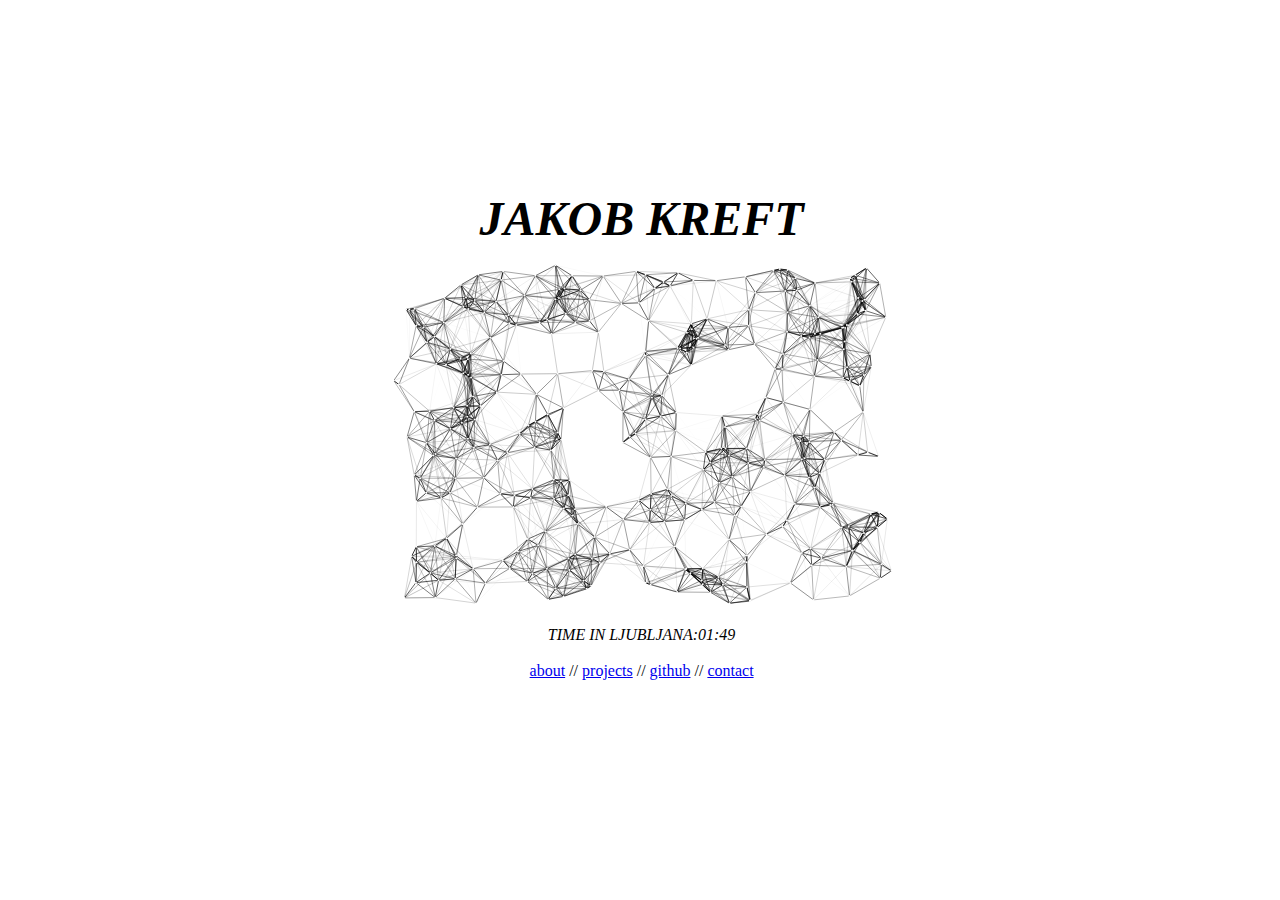
<file: index.html>
<!DOCTYPE html>
<html>
<head><meta http-equiv="Content-Type" content="text/html; charset=windows-1252">
<title>JAKOB KREFT</title>
<link rel="shortcut icon" href="/favicon.ico" type="image/x-icon">
<link rel="icon" href="/favicon.ico" type="image/x-icon">
<style>
body {top: 0; left: 0; width: 99%; height: 97%;
    position: absolute; display: table;
    font-family: 'Times New Roman', Times, serif;
    }
  p {display: table-cell; vertical-align: middle; text-align: center}

}
</style>
</head>





<p>
<font size="7"><i><b>JAKOB KREFT</b></i></font> <br>
<br>
<canvas id="canvas" width="500" height="340"></canvas>
  <script src="app2.js"></script><br>
<br>
<i>TIME IN LJUBLJANA:<span id="ljubljana-time"></span></i>

<script>
    // Set the time zone to Ljubljana
    const timeZone = 'Europe/Ljubljana';

    // Function to update the time
    function updateTime() {
      // Get the current date and time in the user's local time zone
      const now = new Date();

      // Use the Intl.DateTimeFormat object to format the date and time in the Ljubljana time zone
      const formatter = new Intl.DateTimeFormat('en-US', {
        timeZone,
        hour: 'numeric',
        minute: 'numeric',
        hour12: false,
      });

      // Set the text content of the <span> element to the formatted time
      document.getElementById('ljubljana-time').textContent = formatter.format(now);
    }

    // Update the time immediately when the page loads
    updateTime();

    // Set an interval to update the time every minute
    setInterval(updateTime, 60000);
  </script>


<br><br>

<a href="about.html">about</a> //
<a href="projects.html">projects</a> //
<a href="https://github.com/jakobkreft">github</a> //
<a href="contact.html">contact</a> 

<br>
<br>
</body>
</html>
</file>
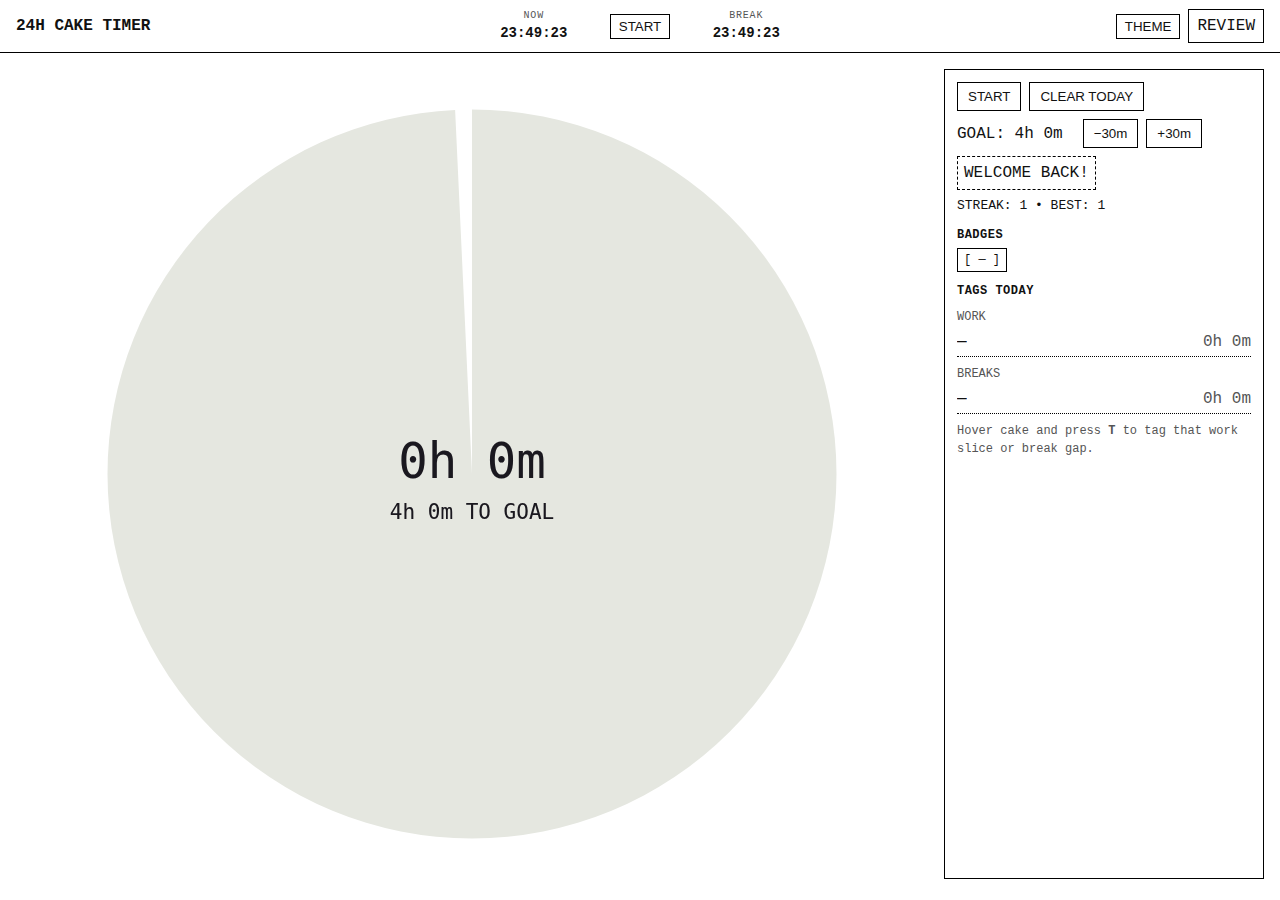
<file: Projects/CakeTimer/index.html>
<!doctype html>
<html lang="en">
<head>
  <meta charset="utf-8" />
  <meta name="viewport" content="width=device-width, initial-scale=1" />
  <title>Online Timer — Minimal</title>
  <link rel="stylesheet" href="css/styles.css" />
</head>
<body>
  <header class="topbar">
    <div class="left">
      <h1>24H CAKE TIMER</h1>
    </div>

    <div class="quickbar" aria-label="Quick controls">
      <div class="kv">
        <div class="k">NOW</div>
        <div id="nowClock" class="v mono">00:00:00</div>
      </div>

      <button id="topToggleBtn" aria-label="Start/Stop timer">START</button>
      <span id="runFlag" class="pill" hidden>WORK TIME!</span>

      <div class="kv">
        <div id="modeLabel" class="k">BREAK</div>
        <div id="modeTimer" class="v mono">00:00:00</div>
      </div>
    </div>

    <nav class="topbar-right">
      <button id="themeBtn" aria-label="Toggle theme">THEME</button>
      <a class="link" href="review.html" aria-label="Open weekly review">REVIEW</a>
    </nav>
  </header>

  <main class="layout">
    <section class="dial-section">
      <canvas id="dial" width="700" height="700" aria-label="24 hour cake dial"></canvas>
    </section>

    <section class="controls" aria-label="Timer controls">
      <div class="control-row">
        <button id="toggleBtn" class="primary" aria-pressed="false">START</button>
        <button id="resetBtn" class="danger" title="Clear only today">CLEAR TODAY</button>
      </div>
      <div class="control-row">
        <span class="goal-label">GOAL: <span id="goalText" aria-live="polite">4h 0m</span></span>
        <button id="goalMinus" title="-30 minutes" aria-label="Decrease goal">−30m</button>
        <button id="goalPlus"  title="+30 minutes" aria-label="Increase goal">+30m</button>
      </div>
      <p id="status" class="status" aria-live="polite"></p>

      <div class="streak">
        <div id="welcome" class="welcome" hidden>WELCOME BACK!</div>
        <div id="streakLine" class="mono-line">STREAK: 0 • BEST: 0</div>
      </div>

      <div class="badges">
        <div class="heading">BADGES</div>
        <div id="badgesRow" class="badges-row"></div>
      </div>

      <div class="tags">
        <div class="heading">TAGS TODAY</div>
        <div class="tags-group">
          <div class="subheading">WORK</div>
          <ul id="tagsWork" class="tags-list"></ul>
        </div>
        <div class="tags-group">
          <div class="subheading">BREAKS</div>
          <ul id="tagsBreak" class="tags-list"></ul>
        </div>
        <p class="hint">Hover cake and press <b>T</b> to tag that work slice or break gap.</p>
      </div>
    </section>
  </main>

  <script src="js/app.js"></script>
</body>
</html>
</file>
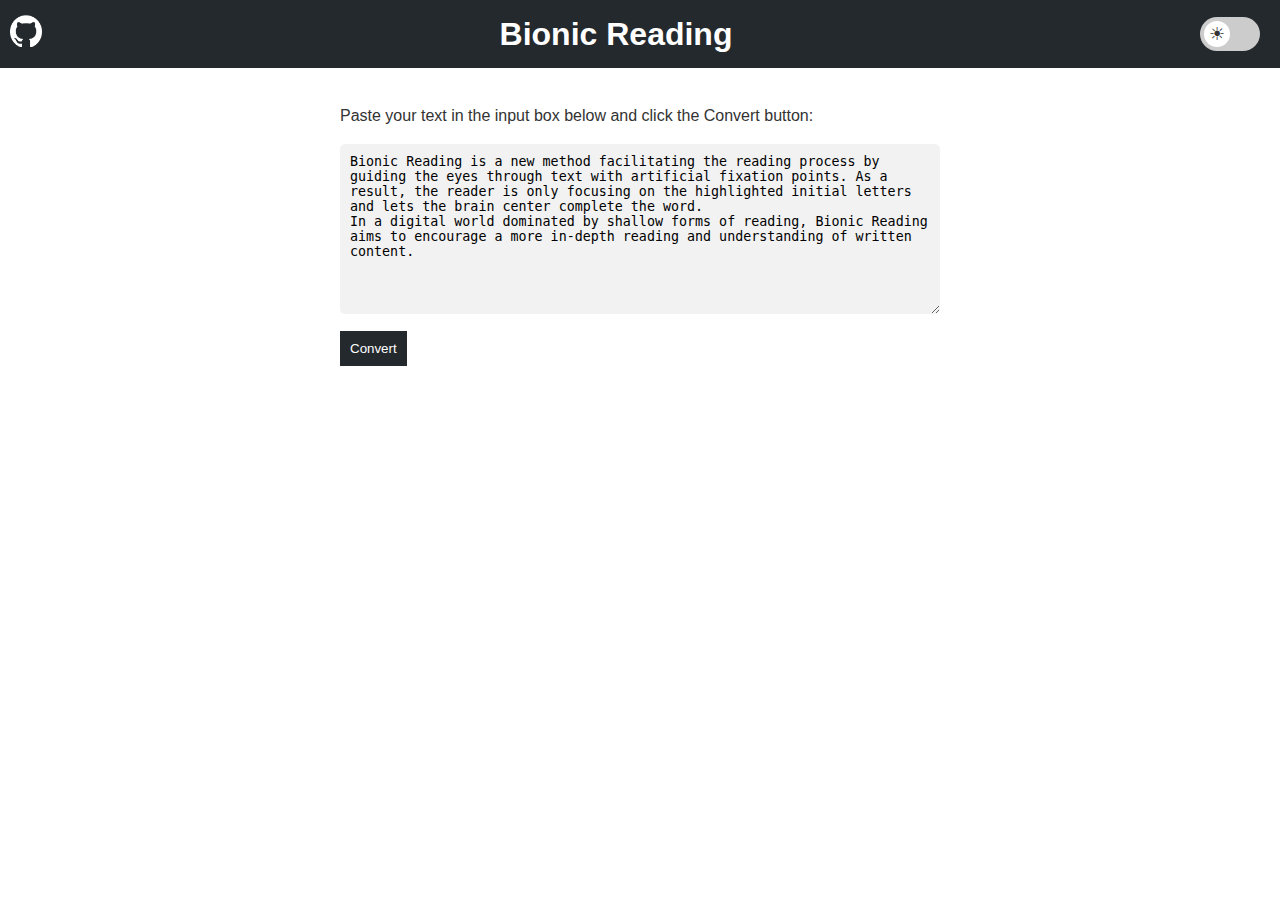
<file: Projects/fastReading/index.html>
<!DOCTYPE html>
<html>
  <head>
    <meta charset="UTF-8">
    <title>Bionic Reading</title>
    <link rel="stylesheet" type="text/css" href="style.css">
  </head>
  <body>
    <header>
      <div class="header-left">
        <a href="https://github.com/"><img src="github-mark-white.png" alt="GitHub Logo" class="github-logo"></a>
      </div>
      <div class="header-center">
        <h1>Bionic Reading</h1>
      </div>
      <div class="header-right">
        <label class="switch" for="theme-toggle">
          <input type="checkbox" id="theme-toggle">
          <span class="slider"></span>
        </label>
      </div>
    </header>

    <main>
      <p>Paste your text in the input box below and click the Convert button:</p>
      <textarea id="input-text" rows="10" cols="50">Bionic Reading is a new method facilitating the reading process by guiding the eyes through text with artificial fixation points. As a result, the reader is only focusing on the highlighted initial letters and lets the brain center complete the word.
In a digital world dominated by shallow forms of reading, Bionic Reading aims to encourage a more in-depth reading and understanding of written content.</textarea>
      <br>
      <button id="convert-btn">Convert</button>
      <br>
      <p id = "converted-text" style="display: none;">Converted text:</p>
      <div id="output-text" style="display: none;"></div>
      <br>
      <p id ="download-text" style="display: none;" > Download for use in HTML or markdown: </p>
      <button id="download-btn" style="display: none;">Download</button>

    </main>
    <script src="script.js"></script>
  </body>
</html>
</file>
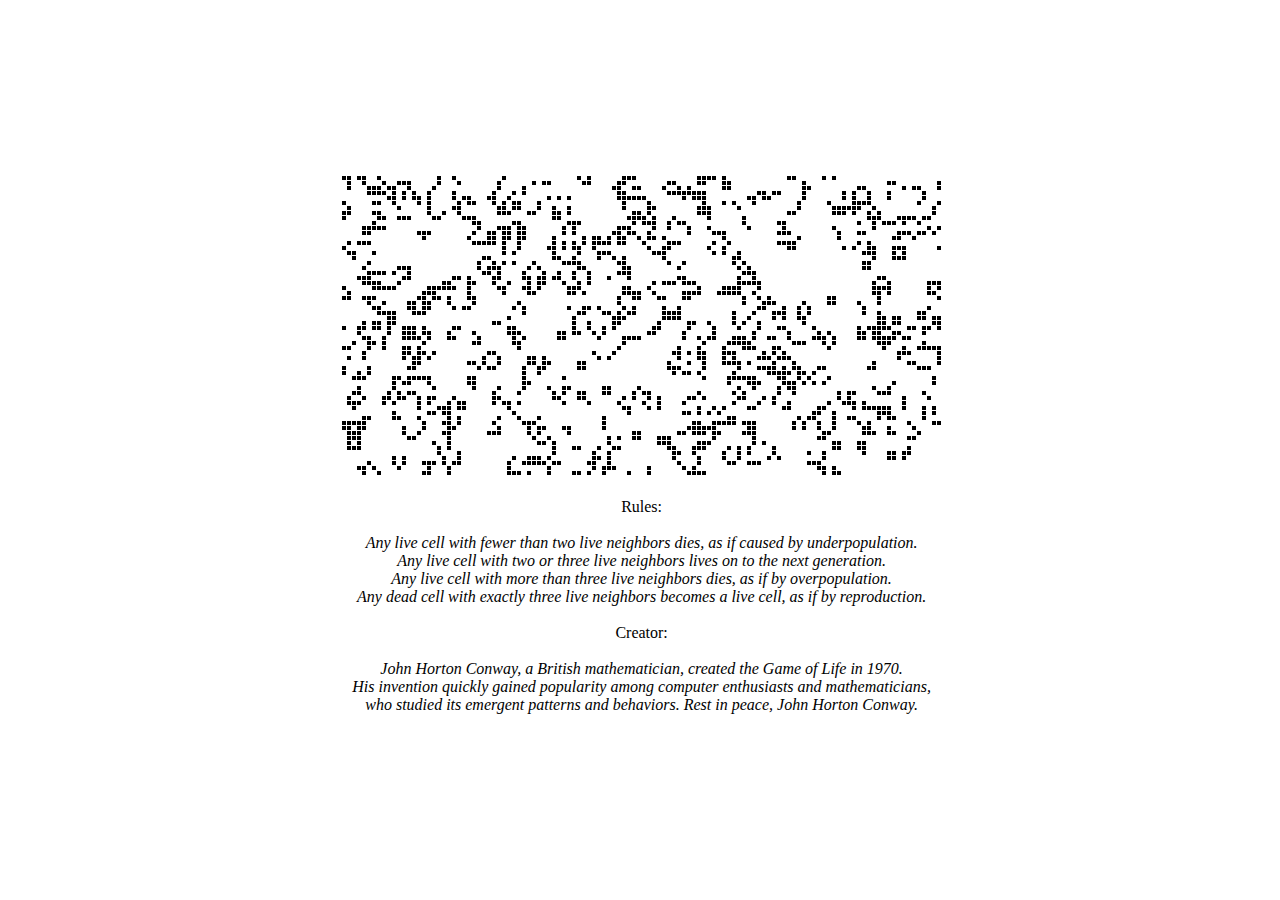
<file: Projects/GameOfLife/index.html>
<!DOCTYPE html>
<html lang="en">
<head>
  <meta charset="UTF-8">
  <meta name="viewport" content="width=device-width, initial-scale=1.0">
  <title>Game of Life</title>
<style>
body {top: 0; left: 0; width: 99%; height: 97%;
    position: absolute; display: table;

font-family: 'Times New Roman', Times, serif;
  }
  p {display: table-cell; vertical-align: middle; text-align: center}

}
</style>
</head>
<body>
  <p>
  <canvas id="canvas" width="600" height="300"></canvas>
  <script src="app.js"></script>

  <br><br>
 
      Rules: <br><br>
      <i>
    Any live cell with fewer than two live neighbors dies, as if caused by underpopulation.<br>
    Any live cell with two or three live neighbors lives on to the next generation.<br>
    Any live cell with more than three live neighbors dies, as if by overpopulation.<br>
    Any dead cell with exactly three live neighbors becomes a live cell, as if by reproduction.<br>
  </i>
<br>
    Creator: <br><br>
    <i>
    John Horton Conway, a British mathematician, created the Game of Life in 1970.<br>
    His invention quickly gained popularity among computer enthusiasts and mathematicians,<br>
    who studied its emergent patterns and behaviors. Rest in peace, John Horton Conway. 
  </i>
     </p>
</body>
</html>
</file>
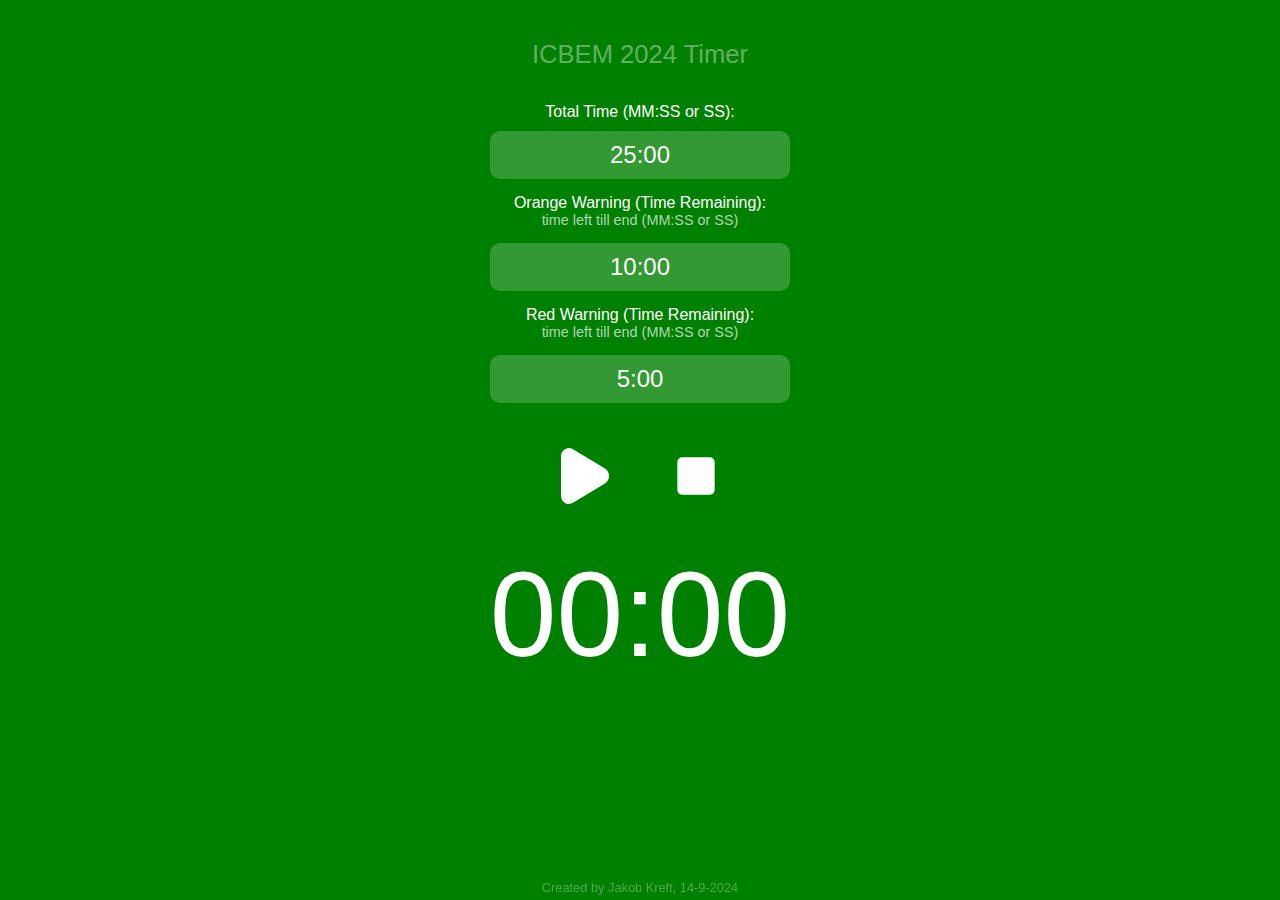
<file: Projects/ICBEM/index.html>
<!DOCTYPE html>
<html lang="en">
<head>
    <meta charset="UTF-8">
    <meta name="viewport" content="width=device-width, initial-scale=1.0">
    <title>🚦ICBEM 2024 Timer</title>
    <style>
        body {
            display: flex;
            flex-direction: column;
            justify-content: center;
            align-items: center;
            margin: 0;
            font-family: Arial, sans-serif;
            background-color: green;
            color: white;
            text-align: center;
        }
        .container {
            width: 100%;
            max-width: 600px;
            padding: 20px;
            box-sizing: border-box;
        }
        #title {
            font-size: 1.6em;
            margin-bottom: 24px;
            color: rgba(255, 255, 255, 0.4); /* White-ish translucent text */
            width: 80%;
            max-width: 300px;
        }
        #timer {
            font-size: 5em;
            margin-top: 10px;
            user-select: none;
            position: relative;
        }
        #overtime {
            font-size: 2em;
            margin-top: 10px; /* Space between main timer and overtime timer */
            opacity: 0;
            transition: opacity 0.5s ease;
        }
        .blinking {
            animation: blink 1s infinite;
        }
        @keyframes blink {
            0%, 50% {
                opacity: 1;
            }
            51%, 100% {
                opacity: 0;
            }
        }
        .controls {
            margin-top: 20px;
            display: flex;
            flex-direction: column;
            align-items: center;
        }
        .controls input {
            font-size: 1.2em;
            padding: 10px;
            margin: 5px;
            width: 80%;
            max-width: 300px;
            box-sizing: border-box;
            background-color: rgba(255, 255, 255, 0.2); /* Translucent input boxes */
            border: none;
            color: white;
            text-align: center;
            border-radius: 10px;
        }
        .controls input::placeholder {
            color: rgba(255, 255, 255, 0.7); /* Light placeholder color */
        }
        .controls label {
            margin: 10px 0 5px 0;
        }
        .button-group {
            display: flex;
            justify-content: center;
            gap: 15px; /* Space between the buttons */
            margin-top: 20px;
        }
        .controls button {
            background: none;
            border: none;
            cursor: pointer;
            margin: 10px;
            padding: 10px;
            font-size: 2.5em; /* Increase icon size */
            color: white;
        }
        .controls button img {
            width: 42px;
            height: 42px;
        }

        .controls .description {
            color: rgba(255, 255, 255, 0.7); /* Translucent white text */
            font-size: 0.9em;
            margin-top: -5px;
            margin-bottom: 10px;
        }

        @media (orientation: landscape) {
            #timer {
                font-size: 7.5em;
            }
            #overtime {
                font-size: 2.5em;
            }
            .controls input {
                font-size: 1.5em;
            }
            .controls button {
                font-size: 3em; /* Larger icons for landscape mode */
            }
            .controls button img {
                width: 56px;
                height: 56px;
            }
        }

        #footer {
            position: fixed;
            bottom: 5px;
            width: 100%;
            text-align: center;
            font-size: 0.8em;
            color: rgba(255, 255, 255, 0.3); /* Less visible translucent white */
        }
    </style>
</head>
<body>
    <div class="container">


        <div class="controls">
            <div id="title">ICBEM 2024 Timer</div>

            <label for="timeInput">Total Time (MM:SS or SS):</label>
            <input type="text" id="timeInput" value="25:00" placeholder="MM:SS or SS">

            <label for="yellowTime">Orange Warning (Time Remaining):</label>
            <small class="description">time left till end (MM:SS or SS)</small>
            <input type="text" id="yellowTime" value="10:00" placeholder="Orange start time">

            <label for="redTime">Red Warning (Time Remaining):</label>
            <small class="description">time left till end (MM:SS or SS)</small>
            <input type="text" id="redTime" value="5:00" placeholder="Red start time">

            <div class="button-group">
                <button id="startStopButton">
                    <img src="play.svg" alt="Play">
                </button>
                <button id="stopButton" class="hidden">
                    <img src="stop.svg" alt="Stop">
                </button>
            </div>
        </div>

        <div id="timer">00:00</div>
        <div id="overtime">+00:00</div>

    </div>

    <script>
        let timerInterval;
        let remainingTime;
        let totalTime;
        let isPaused = false;
        let yellowStartTime;
        let redStartTime;
        let overtime = 0;
        let overtimeInterval;
        let wakeLock = null;

        const startStopButton = document.getElementById('startStopButton');
        const stopButton = document.getElementById('stopButton');
        const timeInput = document.getElementById('timeInput');
        const yellowInput = document.getElementById('yellowTime');
        const redInput = document.getElementById('redTime');
        const overtimeDisplay = document.getElementById('overtime');

        async function requestWakeLock() {
            try {
                wakeLock = await navigator.wakeLock.request('screen');
                wakeLock.addEventListener('release', () => {
                    console.log('Wake Lock was released');
                });
                console.log('Wake Lock is active');
            } catch (err) {
                console.error(`${err.name}, ${err.message}`);
            }
        }

        function releaseWakeLock() {
            if (wakeLock !== null) {
                wakeLock.release();
                wakeLock = null;
            }
        }

        function parseTimeInput(timeStr) {
            const timeParts = timeStr.split(':');
            if (timeParts.length === 2) {
                const minutes = parseInt(timeParts[0]) || 0;
                const seconds = parseInt(timeParts[1]) || 0;
                return (minutes * 60) + seconds;
            } else {
                return parseInt(timeStr) || 0;
            }
        }

        startStopButton.addEventListener('click', async function() {
        if (startStopButton.querySelector('img').getAttribute('src') === 'play.svg') {
            if (!isPaused) {
                totalTime = parseTimeInput(timeInput.value);
                remainingTime = totalTime;

                yellowStartTime = parseTimeInput(yellowInput.value);
                redStartTime = parseTimeInput(redInput.value);

                if (redStartTime >= yellowStartTime || redStartTime > totalTime || yellowStartTime > totalTime) {
                    alert("Red start time must be less than yellow start time, and both must be within the total time.");
                    return;
                }
            }

            if (timerInterval) {
                clearInterval(timerInterval);
            }
            if (overtimeInterval) {
                clearInterval(overtimeInterval);
            }

            // Request wake lock
            await requestWakeLock();

            // Reset the timer and styles
            document.body.style.backgroundColor = 'green';
            document.body.style.color = 'white';
            document.getElementById('timer').classList.remove('blinking');
            overtimeDisplay.style.opacity = 0;
            isPaused = false;
            overtime = 0;
            overtimeDisplay.textContent = `+00:00`;

            timerInterval = setInterval(updateTimer, 1000);
            updateTimer(); // Immediately update the timer display

            startStopButton.innerHTML = `<img src="pause.svg" alt="Pause">`;
            stopButton.classList.remove('hidden');
        } else if (startStopButton.querySelector('img').getAttribute('src') === 'pause.svg') {
            clearInterval(timerInterval);
            clearInterval(overtimeInterval);
            isPaused = true;
            startStopButton.innerHTML = `<img src="play.svg" alt="Play">`;
            releaseWakeLock();  // Release wake lock when paused
        }
    });

    stopButton.addEventListener('click', function() {
        clearInterval(timerInterval);
        clearInterval(overtimeInterval);
        document.getElementById('timer').textContent = "00:00";
        overtimeDisplay.style.opacity = 0;
        document.body.style.backgroundColor = 'green';
        document.body.style.color = 'white';
        startStopButton.innerHTML = `<img src="play.svg" alt="Play">`;
        stopButton.classList.add('hidden');
        isPaused = false;
        releaseWakeLock();  // Release wake lock when stopped
    });

    function updateTimer() {
        let minutes = Math.floor(remainingTime / 60);
        let seconds = remainingTime % 60;

        // Format the time
        minutes = minutes < 10 ? '0' + minutes : minutes;
        seconds = seconds < 10 ? '0' + seconds : seconds;

        document.getElementById('timer').textContent = `${minutes}:${seconds}`;

        if (remainingTime <= redStartTime) {
            document.body.style.backgroundColor = 'red';
        } else if (remainingTime <= yellowStartTime) {
            document.body.style.backgroundColor = 'orange';
            document.body.style.color = 'white';
        }

        if (remainingTime <= 0) {
            clearInterval(timerInterval);
            document.getElementById('timer').classList.add('blinking');
            startStopButton.innerHTML = `<img src="play.svg" alt="Play">`;
            stopButton.classList.add('hidden');
            releaseWakeLock();  // Release wake lock when finished

            // Start the overtime counter
            overtimeDisplay.style.opacity = 1;

            if (overtimeInterval) {
                clearInterval(overtimeInterval);
            }
            overtime = 0; // Reset overtime counter
            overtimeInterval = setInterval(updateOvertime, 1000);
        }

        remainingTime--;
    }

    function updateOvertime() {
        overtime++;
        let minutes = Math.floor(overtime / 60);
        let seconds = overtime % 60;

        // Format the time
        minutes = minutes < 10 ? '0' + minutes : minutes;
        seconds = seconds < 10 ? '0' + seconds : seconds;

        overtimeDisplay.textContent = `+${minutes}:${seconds}`;
    }

        // Release wake lock when the page is unloaded or hidden
        document.addEventListener('visibilitychange', () => {
            if (document.hidden) {
                releaseWakeLock();
            }
        });

        window.addEventListener('beforeunload', () => {
            releaseWakeLock();
        });
    </script>

<footer id="footer">Created by Jakob Kreft, 14-9-2024</footer>

</body>
</html>
</file>
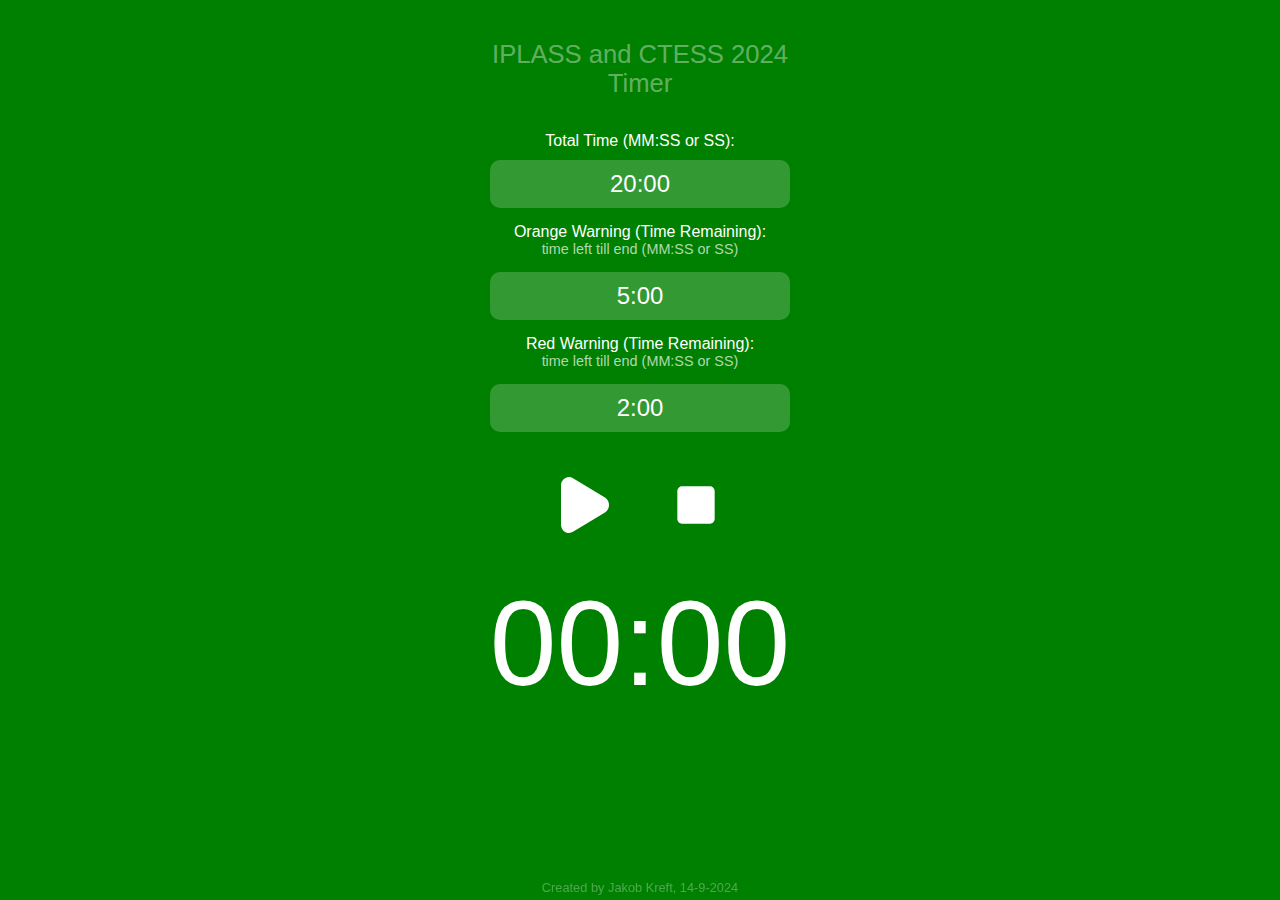
<file: Projects/IPLASSandCTESS/index.html>
<!DOCTYPE html>
<html lang="en">
<head>
    <meta charset="UTF-8">
    <meta name="viewport" content="width=device-width, initial-scale=1.0">
    <title>🚦IPLASS and CTESS 2024 Timer</title>
    <style>
        body {
            display: flex;
            flex-direction: column;
            justify-content: center;
            align-items: center;
            margin: 0;
            font-family: Arial, sans-serif;
            background-color: green;
            color: white;
            text-align: center;
        }
        .container {
            width: 100%;
            max-width: 600px;
            padding: 20px;
            box-sizing: border-box;
        }
        #title {
            font-size: 1.6em;
            margin-bottom: 24px;
            color: rgba(255, 255, 255, 0.4); /* White-ish translucent text */
            width: 80%;
            max-width: 300px;
        }
        #timer {
            font-size: 5em;
            margin-top: 10px;
            user-select: none;
            position: relative;
        }
        #overtime {
            font-size: 2em;
            margin-top: 10px; /* Space between main timer and overtime timer */
            opacity: 0;
            transition: opacity 0.5s ease;
        }
        .blinking {
            animation: blink 1s infinite;
        }
        @keyframes blink {
            0%, 50% {
                opacity: 1;
            }
            51%, 100% {
                opacity: 0;
            }
        }
        .controls {
            margin-top: 20px;
            display: flex;
            flex-direction: column;
            align-items: center;
        }
        .controls input {
            font-size: 1.2em;
            padding: 10px;
            margin: 5px;
            width: 80%;
            max-width: 300px;
            box-sizing: border-box;
            background-color: rgba(255, 255, 255, 0.2); /* Translucent input boxes */
            border: none;
            color: white;
            text-align: center;
            border-radius: 10px;
        }
        .controls input::placeholder {
            color: rgba(255, 255, 255, 0.7); /* Light placeholder color */
        }
        .controls label {
            margin: 10px 0 5px 0;
        }
        .button-group {
            display: flex;
            justify-content: center;
            gap: 15px; /* Space between the buttons */
            margin-top: 20px;
        }
        .controls button {
            background: none;
            border: none;
            cursor: pointer;
            margin: 10px;
            padding: 10px;
            font-size: 2.5em; /* Increase icon size */
            color: white;
        }
        .controls button img {
            width: 42px;
            height: 42px;
        }

        .controls .description {
            color: rgba(255, 255, 255, 0.7); /* Translucent white text */
            font-size: 0.9em;
            margin-top: -5px;
            margin-bottom: 10px;
        }

        @media (orientation: landscape) {
            #timer {
                font-size: 7.5em;
            }
            #overtime {
                font-size: 2.5em;
            }
            .controls input {
                font-size: 1.5em;
            }
            .controls button {
                font-size: 3em; /* Larger icons for landscape mode */
            }
            .controls button img {
                width: 56px;
                height: 56px;
            }
        }

        #footer {
            position: fixed;
            bottom: 5px;
            width: 100%;
            text-align: center;
            font-size: 0.8em;
            color: rgba(255, 255, 255, 0.3); /* Less visible translucent white */
        }
    </style>
</head>
<body>
    <div class="container">

        <div class="controls">
            <div id="title">IPLASS and CTESS 2024 Timer</div>

            <label for="timeInput">Total Time (MM:SS or SS):</label>
            <input type="text" id="timeInput" value="20:00" placeholder="MM:SS or SS">

            <label for="yellowTime">Orange Warning (Time Remaining):</label>
            <small class="description">time left till end (MM:SS or SS)</small>
            <input type="text" id="yellowTime" value="5:00" placeholder="Orange start time">

            <label for="redTime">Red Warning (Time Remaining):</label>
            <small class="description">time left till end (MM:SS or SS)</small>
            <input type="text" id="redTime" value="2:00" placeholder="Red start time">

            <div class="button-group">
                <button id="startStopButton">
                    <img src="play.svg" alt="Play">
                </button>
                <button id="stopButton" class="hidden">
                    <img src="stop.svg" alt="Stop">
                </button>
            </div>
        </div>

        <div id="timer">00:00</div>
        <div id="overtime">+00:00</div>
    </div>

    <script>
        let timerInterval;
        let remainingTime;
        let totalTime;
        let isPaused = false;
        let yellowStartTime;
        let redStartTime;
        let overtime = 0;
        let overtimeInterval;
        let wakeLock = null;

        const startStopButton = document.getElementById('startStopButton');
        const stopButton = document.getElementById('stopButton');
        const timeInput = document.getElementById('timeInput');
        const yellowInput = document.getElementById('yellowTime');
        const redInput = document.getElementById('redTime');
        const overtimeDisplay = document.getElementById('overtime');

        async function requestWakeLock() {
            try {
                wakeLock = await navigator.wakeLock.request('screen');
                wakeLock.addEventListener('release', () => {
                    console.log('Wake Lock was released');
                });
                console.log('Wake Lock is active');
            } catch (err) {
                console.error(`${err.name}, ${err.message}`);
            }
        }

        function releaseWakeLock() {
            if (wakeLock !== null) {
                wakeLock.release();
                wakeLock = null;
            }
        }

        function parseTimeInput(timeStr) {
            const timeParts = timeStr.split(':');
            if (timeParts.length === 2) {
                const minutes = parseInt(timeParts[0]) || 0;
                const seconds = parseInt(timeParts[1]) || 0;
                return (minutes * 60) + seconds;
            } else {
                return parseInt(timeStr) || 0;
            }
        }

        startStopButton.addEventListener('click', async function() {
        if (startStopButton.querySelector('img').getAttribute('src') === 'play.svg') {
            if (!isPaused) {
                totalTime = parseTimeInput(timeInput.value);
                remainingTime = totalTime;

                yellowStartTime = parseTimeInput(yellowInput.value);
                redStartTime = parseTimeInput(redInput.value);

                if (redStartTime >= yellowStartTime || redStartTime > totalTime || yellowStartTime > totalTime) {
                    alert("Red start time must be less than yellow start time, and both must be within the total time.");
                    return;
                }
            }

            if (timerInterval) {
                clearInterval(timerInterval);
            }
            if (overtimeInterval) {
                clearInterval(overtimeInterval);
            }

            // Request wake lock
            await requestWakeLock();

            // Reset the timer and styles
            document.body.style.backgroundColor = 'green';
            document.body.style.color = 'white';
            document.getElementById('timer').classList.remove('blinking');
            overtimeDisplay.style.opacity = 0;
            isPaused = false;
            overtime = 0;
            overtimeDisplay.textContent = `+00:00`;

            timerInterval = setInterval(updateTimer, 1000);
            updateTimer(); // Immediately update the timer display

            startStopButton.innerHTML = `<img src="pause.svg" alt="Pause">`;
            stopButton.classList.remove('hidden');
        } else if (startStopButton.querySelector('img').getAttribute('src') === 'pause.svg') {
            clearInterval(timerInterval);
            clearInterval(overtimeInterval);
            isPaused = true;
            startStopButton.innerHTML = `<img src="play.svg" alt="Play">`;
            releaseWakeLock();  // Release wake lock when paused
        }
    });

    stopButton.addEventListener('click', function() {
        clearInterval(timerInterval);
        clearInterval(overtimeInterval);
        document.getElementById('timer').textContent = "00:00";
        overtimeDisplay.style.opacity = 0;
        document.body.style.backgroundColor = 'green';
        document.body.style.color = 'white';
        startStopButton.innerHTML = `<img src="play.svg" alt="Play">`;
        stopButton.classList.add('hidden');
        isPaused = false;
        releaseWakeLock();  // Release wake lock when stopped
    });

    function updateTimer() {
        let minutes = Math.floor(remainingTime / 60);
        let seconds = remainingTime % 60;

        // Format the time
        minutes = minutes < 10 ? '0' + minutes : minutes;
        seconds = seconds < 10 ? '0' + seconds : seconds;

        document.getElementById('timer').textContent = `${minutes}:${seconds}`;

        if (remainingTime <= redStartTime) {
            document.body.style.backgroundColor = 'red';
        } else if (remainingTime <= yellowStartTime) {
            document.body.style.backgroundColor = 'orange';
            document.body.style.color = 'white';
        }

        if (remainingTime <= 0) {
            clearInterval(timerInterval);
            document.getElementById('timer').classList.add('blinking');
            startStopButton.innerHTML = `<img src="play.svg" alt="Play">`;
            stopButton.classList.add('hidden');
            releaseWakeLock();  // Release wake lock when finished

            // Start the overtime counter
            overtimeDisplay.style.opacity = 1;

            if (overtimeInterval) {
                clearInterval(overtimeInterval);
            }
            overtime = 0; // Reset overtime counter
            overtimeInterval = setInterval(updateOvertime, 1000);
        }

        remainingTime--;
    }

    function updateOvertime() {
        overtime++;
        let minutes = Math.floor(overtime / 60);
        let seconds = overtime % 60;

        // Format the time
        minutes = minutes < 10 ? '0' + minutes : minutes;
        seconds = seconds < 10 ? '0' + seconds : seconds;

        overtimeDisplay.textContent = `+${minutes}:${seconds}`;
    }

        // Release wake lock when the page is unloaded or hidden
        document.addEventListener('visibilitychange', () => {
            if (document.hidden) {
                releaseWakeLock();
            }
        });

        window.addEventListener('beforeunload', () => {
            releaseWakeLock();
        });
    </script>

<footer id="footer">Created by Jakob Kreft, 14-9-2024</footer>

</body>
</html>
</file>
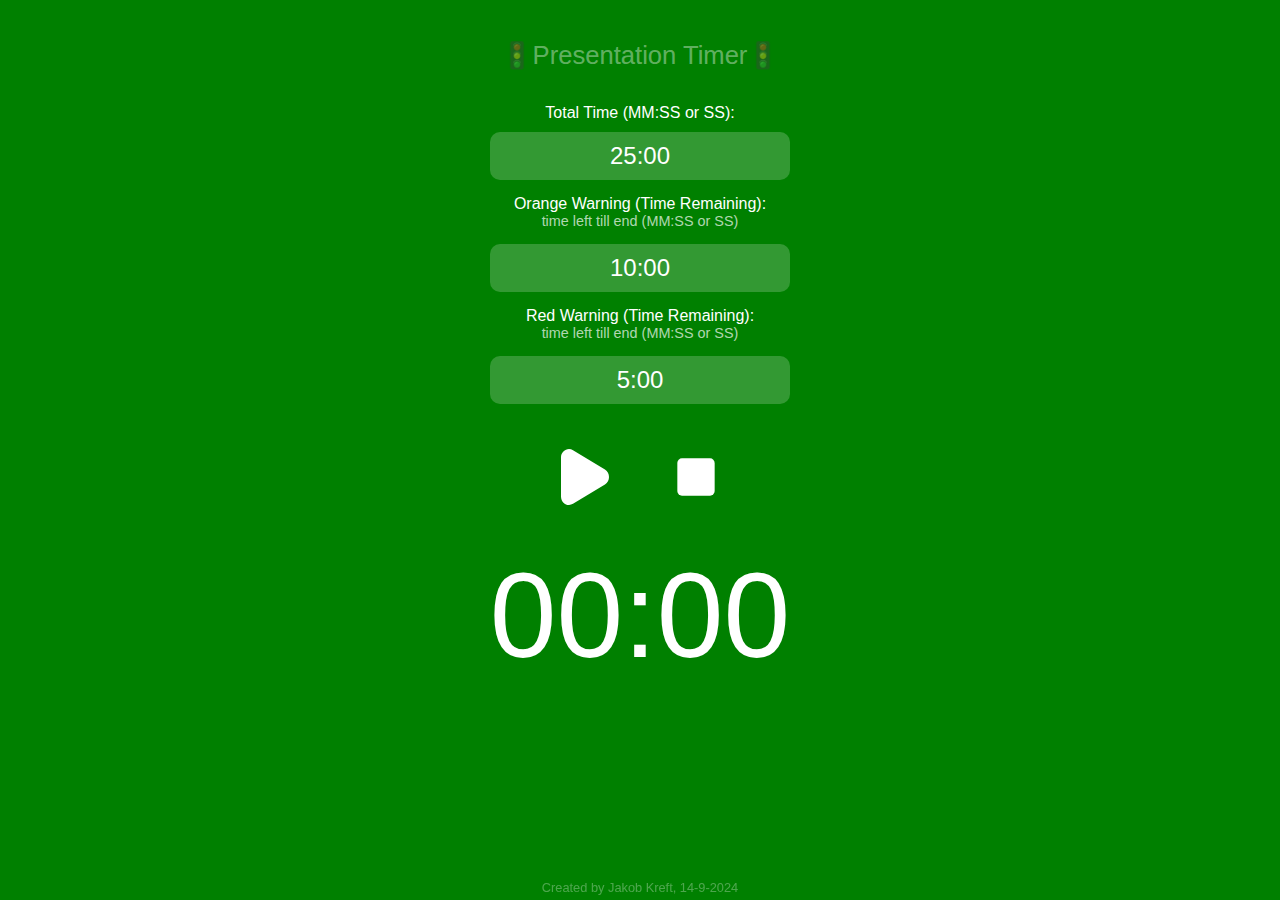
<file: Projects/PresentationTimer/index.html>
<!DOCTYPE html>
<html lang="en">
<head>
    <meta charset="UTF-8">
    <meta name="viewport" content="width=device-width, initial-scale=1.0">
    <title>🚦 Presentation Timer</title>
    <style>
        body {
            display: flex;
            flex-direction: column;
            justify-content: center;
            align-items: center;
            margin: 0;
            font-family: Arial, sans-serif;
            background-color: green;
            color: white;
            text-align: center;
        }
        .container {
            width: 100%;
            max-width: 600px;
            padding: 20px;
            box-sizing: border-box;
        }
        #title {
            font-size: 1.6em;
            margin-bottom: 24px;
            color: rgba(255, 255, 255, 0.4); /* White-ish translucent text */
            width: 80%;
            max-width: 300px;
        }
        #timer {
            font-size: 5em;
            margin-top: 10px;
            user-select: none;
            position: relative;
        }
        #overtime {
            font-size: 2em;
            margin-top: 10px; /* Space between main timer and overtime timer */
            opacity: 0;
            transition: opacity 0.5s ease;
        }
        .blinking {
            animation: blink 1s infinite;
        }
        @keyframes blink {
            0%, 50% {
                opacity: 1;
            }
            51%, 100% {
                opacity: 0;
            }
        }
        .controls {
            margin-top: 20px;
            display: flex;
            flex-direction: column;
            align-items: center;
        }
        .controls input {
            font-size: 1.2em;
            padding: 10px;
            margin: 5px;
            width: 80%;
            max-width: 300px;
            box-sizing: border-box;
            background-color: rgba(255, 255, 255, 0.2); /* Translucent input boxes */
            border: none;
            color: white;
            text-align: center;
            border-radius: 10px;
        }
        .controls input::placeholder {
            color: rgba(255, 255, 255, 0.7); /* Light placeholder color */
        }
        .controls label {
            margin: 10px 0 5px 0;
        }
        .button-group {
            display: flex;
            justify-content: center;
            gap: 15px; /* Space between the buttons */
            margin-top: 20px;
        }
        .controls button {
            background: none;
            border: none;
            cursor: pointer;
            margin: 10px;
            padding: 10px;
            font-size: 2.5em; /* Increase icon size */
            color: white;
        }
        .controls button img {
            width: 42px;
            height: 42px;
        }

        .controls .description {
            color: rgba(255, 255, 255, 0.7); /* Translucent white text */
            font-size: 0.9em;
            margin-top: -5px;
            margin-bottom: 10px;
        }

        @media (orientation: landscape) {
            #timer {
                font-size: 7.5em;
            }
            #overtime {
                font-size: 2.5em;
            }
            .controls input {
                font-size: 1.5em;
            }
            .controls button {
                font-size: 3em; /* Larger icons for landscape mode */
            }
            .controls button img {
                width: 56px;
                height: 56px;
            }
        }

        #footer {
            position: fixed;
            bottom: 5px;
            width: 100%;
            text-align: center;
            font-size: 0.8em;
            color: rgba(255, 255, 255, 0.3); /* Less visible translucent white */
        }
    </style>
</head>
<body>
    <div class="container">
            

        <div class="controls">
            <div id="title">🚦Presentation Timer🚦</div>

            <label for="timeInput">Total Time (MM:SS or SS):</label>
            <input type="text" id="timeInput" value="25:00" placeholder="MM:SS or SS">

            <label for="yellowTime">Orange Warning (Time Remaining):</label>
            <small class="description">time left till end (MM:SS or SS)</small>
            <input type="text" id="yellowTime" value="10:00" placeholder="Orange start time">

            <label for="redTime">Red Warning (Time Remaining):</label>
            <small class="description">time left till end (MM:SS or SS)</small>
            <input type="text" id="redTime" value="5:00" placeholder="Red start time">

            <div class="button-group">
                <button id="startStopButton">
                    <img src="play.svg" alt="Play">
                </button>
                <button id="stopButton" class="hidden">
                    <img src="stop.svg" alt="Stop">
                </button>
            </div>
        </div>

        <div id="timer">00:00</div>
        <div id="overtime">+00:00</div>
    
    </div>

    <script>
        let timerInterval;
        let remainingTime;
        let totalTime;
        let isPaused = false;
        let yellowStartTime;
        let redStartTime;
        let overtime = 0;
        let overtimeInterval;
        let wakeLock = null;

        const startStopButton = document.getElementById('startStopButton');
        const stopButton = document.getElementById('stopButton');
        const timeInput = document.getElementById('timeInput');
        const yellowInput = document.getElementById('yellowTime');
        const redInput = document.getElementById('redTime');
        const overtimeDisplay = document.getElementById('overtime');

        async function requestWakeLock() {
            try {
                wakeLock = await navigator.wakeLock.request('screen');
                wakeLock.addEventListener('release', () => {
                    console.log('Wake Lock was released');
                });
                console.log('Wake Lock is active');
            } catch (err) {
                console.error(`${err.name}, ${err.message}`);
            }
        }

        function releaseWakeLock() {
            if (wakeLock !== null) {
                wakeLock.release();
                wakeLock = null;
            }
        }

        function parseTimeInput(timeStr) {
            const timeParts = timeStr.split(':');
            if (timeParts.length === 2) {
                const minutes = parseInt(timeParts[0]) || 0;
                const seconds = parseInt(timeParts[1]) || 0;
                return (minutes * 60) + seconds;
            } else {
                return parseInt(timeStr) || 0;
            }
        }

        startStopButton.addEventListener('click', async function() {
        if (startStopButton.querySelector('img').getAttribute('src') === 'play.svg') {
            if (!isPaused) {
                totalTime = parseTimeInput(timeInput.value);
                remainingTime = totalTime;

                yellowStartTime = parseTimeInput(yellowInput.value);
                redStartTime = parseTimeInput(redInput.value);

                if (redStartTime >= yellowStartTime || redStartTime > totalTime || yellowStartTime > totalTime) {
                    alert("Red start time must be less than yellow start time, and both must be within the total time.");
                    return;
                }
            }

            if (timerInterval) {
                clearInterval(timerInterval);
            }
            if (overtimeInterval) {
                clearInterval(overtimeInterval);
            }

            // Request wake lock
            await requestWakeLock();

            // Reset the timer and styles
            document.body.style.backgroundColor = 'green';
            document.body.style.color = 'white';
            document.getElementById('timer').classList.remove('blinking');
            overtimeDisplay.style.opacity = 0;
            isPaused = false;
            overtime = 0;
            overtimeDisplay.textContent = `+00:00`;

            timerInterval = setInterval(updateTimer, 1000);
            updateTimer(); // Immediately update the timer display

            startStopButton.innerHTML = `<img src="pause.svg" alt="Pause">`;
            stopButton.classList.remove('hidden');
        } else if (startStopButton.querySelector('img').getAttribute('src') === 'pause.svg') {
            clearInterval(timerInterval);
            clearInterval(overtimeInterval);
            isPaused = true;
            startStopButton.innerHTML = `<img src="play.svg" alt="Play">`;
            releaseWakeLock();  // Release wake lock when paused
        }
    });

    stopButton.addEventListener('click', function() {
        clearInterval(timerInterval);
        clearInterval(overtimeInterval);
        document.getElementById('timer').textContent = "00:00";
        overtimeDisplay.style.opacity = 0;
        document.body.style.backgroundColor = 'green';
        document.body.style.color = 'white';
        startStopButton.innerHTML = `<img src="play.svg" alt="Play">`;
        stopButton.classList.add('hidden');
        isPaused = false;
        releaseWakeLock();  // Release wake lock when stopped
    });

    function updateTimer() {
        let minutes = Math.floor(remainingTime / 60);
        let seconds = remainingTime % 60;

        // Format the time
        minutes = minutes < 10 ? '0' + minutes : minutes;
        seconds = seconds < 10 ? '0' + seconds : seconds;

        document.getElementById('timer').textContent = `${minutes}:${seconds}`;

        if (remainingTime <= redStartTime) {
            document.body.style.backgroundColor = 'red';
        } else if (remainingTime <= yellowStartTime) {
            document.body.style.backgroundColor = 'orange';
            document.body.style.color = 'white';
        }

        if (remainingTime <= 0) {
            clearInterval(timerInterval);
            document.getElementById('timer').classList.add('blinking');
            startStopButton.innerHTML = `<img src="play.svg" alt="Play">`;
            stopButton.classList.add('hidden');
            releaseWakeLock();  // Release wake lock when finished

            // Start the overtime counter
            overtimeDisplay.style.opacity = 1;

            if (overtimeInterval) {
                clearInterval(overtimeInterval);
            }
            overtime = 0; // Reset overtime counter
            overtimeInterval = setInterval(updateOvertime, 1000);
        }

        remainingTime--;
    }

    function updateOvertime() {
        overtime++;
        let minutes = Math.floor(overtime / 60);
        let seconds = overtime % 60;

        // Format the time
        minutes = minutes < 10 ? '0' + minutes : minutes;
        seconds = seconds < 10 ? '0' + seconds : seconds;

        overtimeDisplay.textContent = `+${minutes}:${seconds}`;
    }

        // Release wake lock when the page is unloaded or hidden
        document.addEventListener('visibilitychange', () => {
            if (document.hidden) {
                releaseWakeLock();
            }
        });

        window.addEventListener('beforeunload', () => {
            releaseWakeLock();
        });
    </script>

<footer id="footer">Created by Jakob Kreft, 14-9-2024</footer>

</body>
</html>
</file>
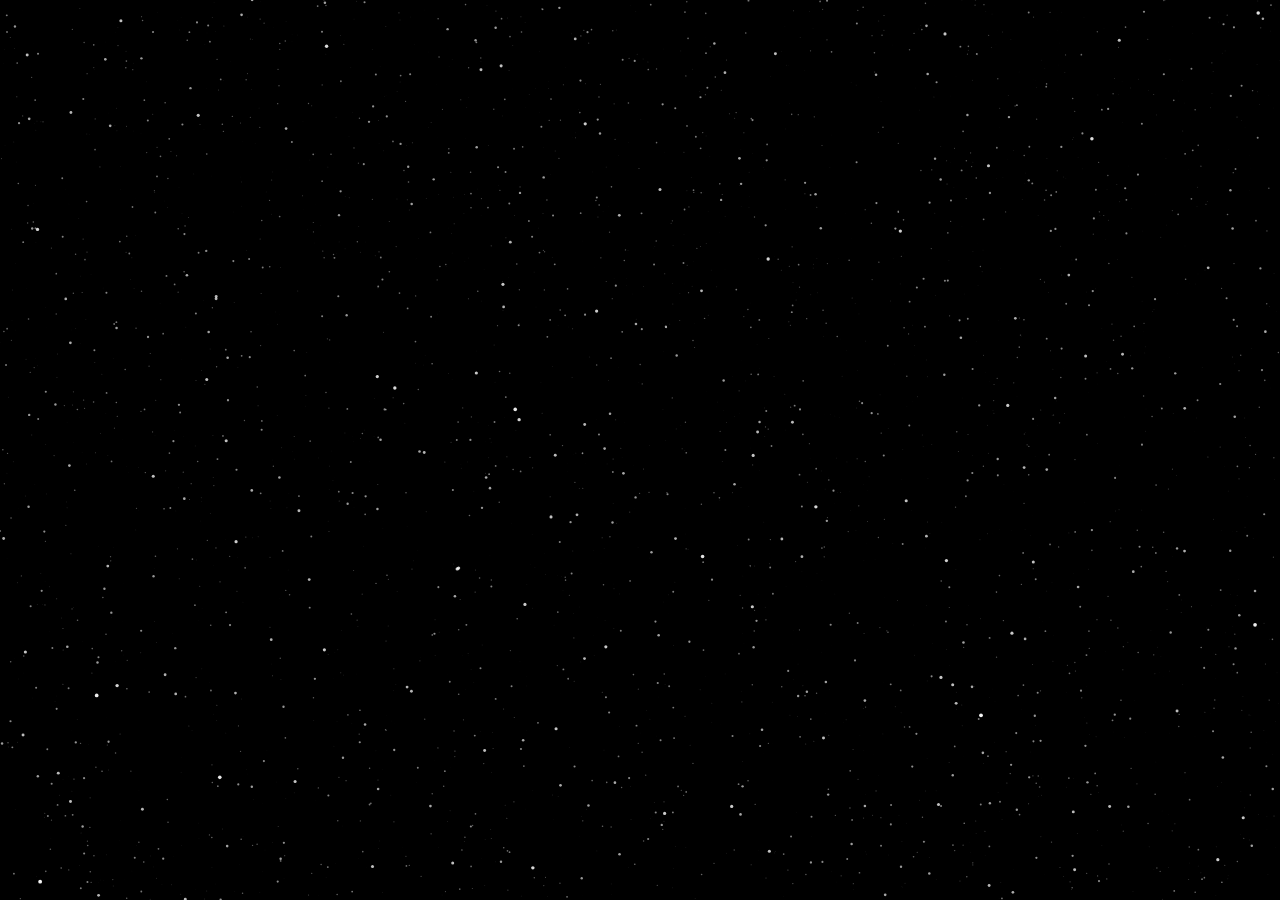
<file: Projects/Stars/index.html>
<!DOCTYPE html>
<html lang="en">
<head>
  <meta charset="UTF-8">
  <meta name="viewport" content="width=device-width, initial-scale=1.0">
  <title>Stars</title>
  <style>
    body {
      margin: 0;
      padding: 0;
    }
    canvas {
      display: block;
      width: 100%;
      height: 100%;
    }
  </style>
</head>
<body>
  <canvas id="canvas"></canvas>
  <script src="app.js"></script>
</body>
</html>
</file>
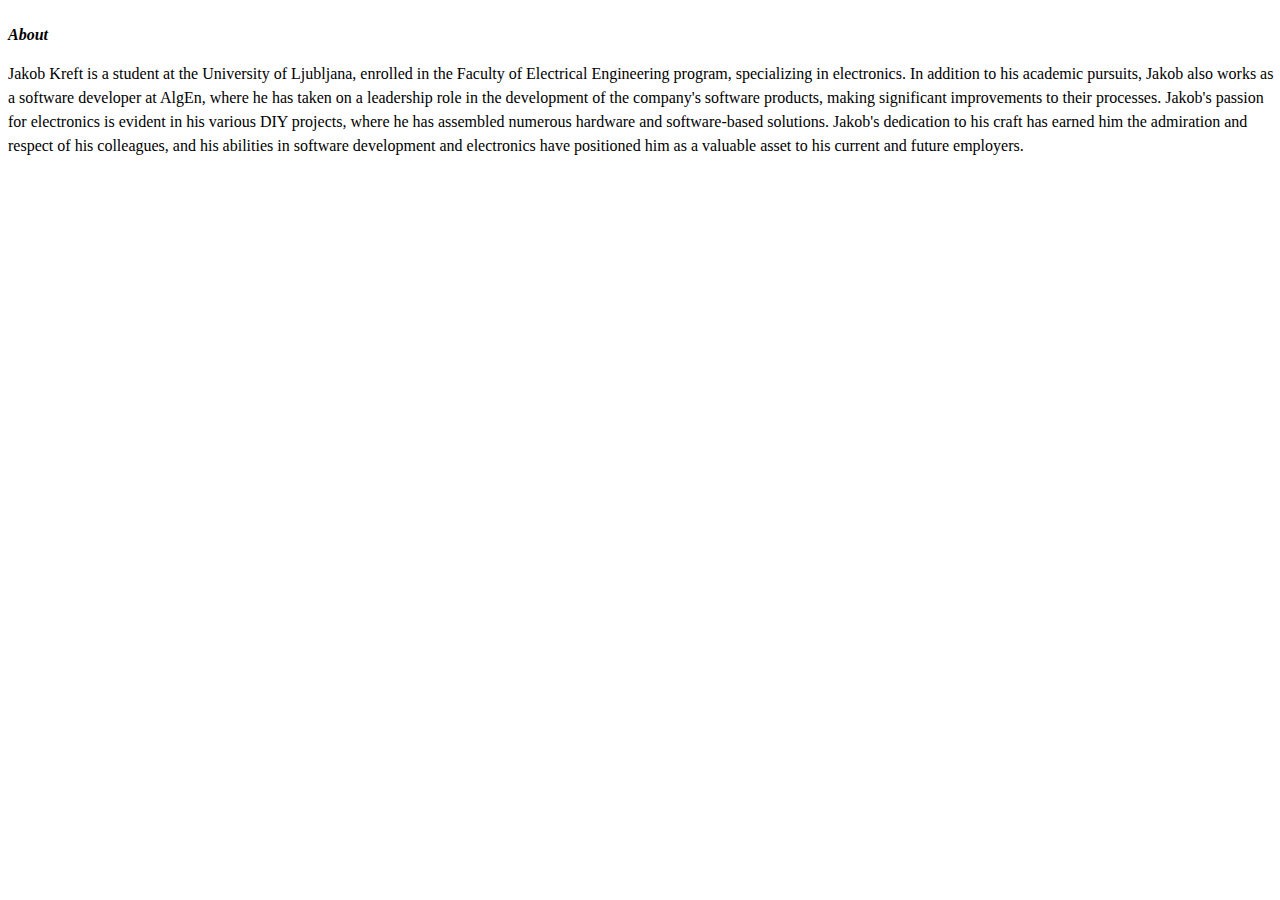
<file: about.html>
<!DOCTYPE html>
<html>
<title>about</title>
<style>
body {top: 0; left: 0; width: 99%; height: 97%;
    position: relative;
    font-family: 'Times New Roman', Times, serif;
    }
  p {display: table-cell; vertical-align: middle; text-align: left;
     line-height: 1.5;}

</style>
<br>
<i><b> About </b></i>
<br>
<br>

<p>Jakob Kreft is a student at the University of Ljubljana, enrolled in the Faculty of Electrical Engineering program, specializing in electronics. In addition to his academic pursuits, Jakob also works as a software developer at AlgEn, where he has taken on a leadership role in the development of the company's software products, making significant improvements to their processes.

Jakob's passion for electronics is evident in his various DIY projects, where he has assembled numerous hardware and software-based solutions.

Jakob's dedication to his craft has earned him the admiration and respect of his colleagues, and his abilities in software development and electronics have positioned him as a valuable asset to his current and future employers.
<br>
<br>
<br>
</p>
</body>
</html>
</file>
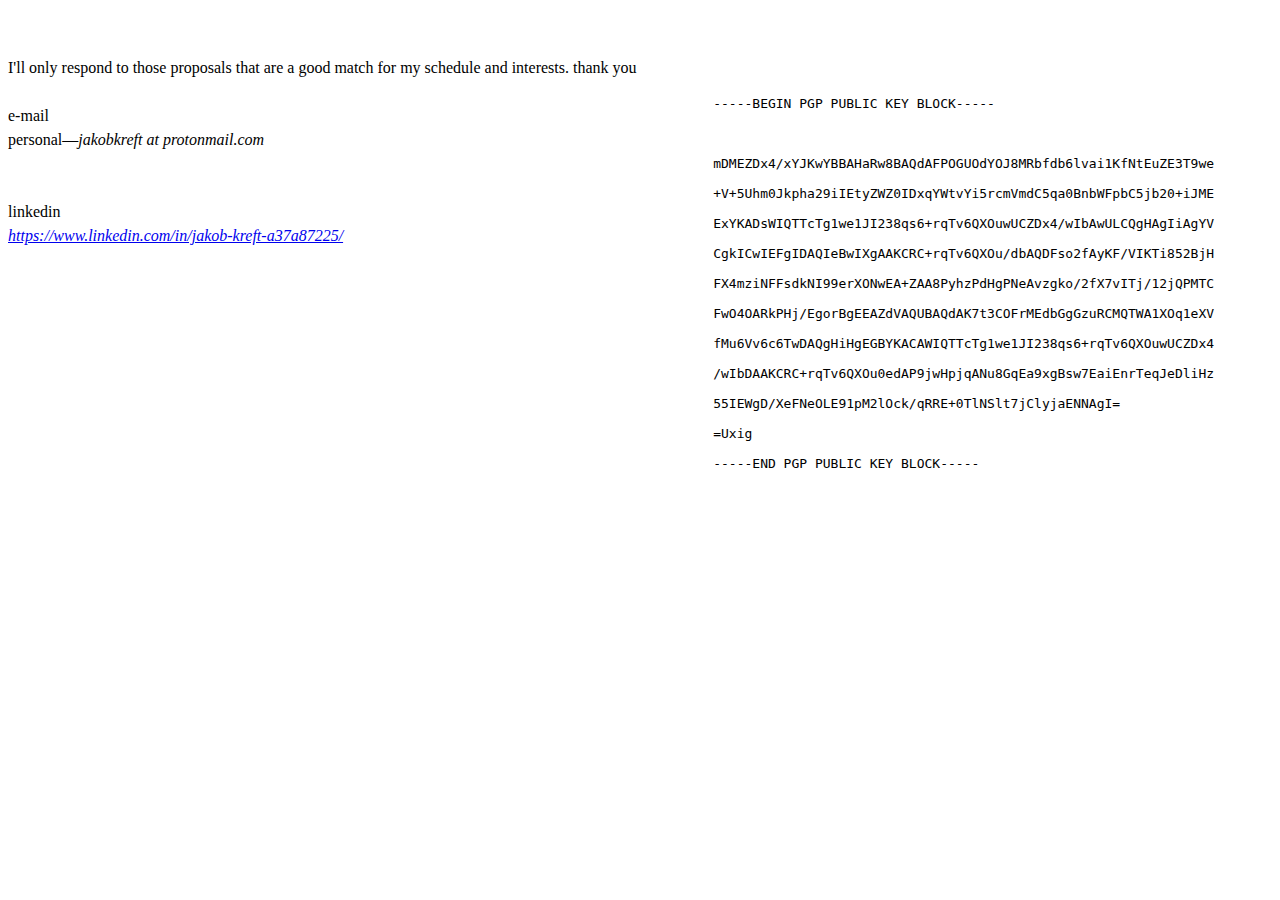
<file: contact.html>
<!DOCTYPE html>
<html>
<head>
<title>contact</title>
<style>
body {top: 0; left: 0; width: 99%; height: 97%;
    position: absolute; display: table;
    font-family: 'Times New Roman', Times, serif;
    }
  p {display: table-cell; vertical-align: top; text-align: left;
     line-height: 1.5;}


</style>
</head>

<p>
<br>
<br>

I'll only respond to those proposals that are a good match for my schedule and interests. thank you<br><br>

e-mail<br>
personal—<i>jakobkreft  at   protonmail.com</i><br>
<br>
<br>
linkedin<br>
<i><a href="https://www.linkedin.com/in/jakob-kreft-a37a87225/">https://www.linkedin.com/in/jakob-kreft-a37a87225/</a> </i>
<br>

</p>

<pre>
<br>
<br>

-----BEGIN PGP PUBLIC KEY BLOCK-----<br>
<br>
mDMEZDx4/xYJKwYBBAHaRw8BAQdAFPOGUOdYOJ8MRbfdb6lvai1KfNtEuZE3T9we<br>
+V+5Uhm0Jkpha29iIEtyZWZ0IDxqYWtvYi5rcmVmdC5qa0BnbWFpbC5jb20+iJME<br>
ExYKADsWIQTTcTg1we1JI238qs6+rqTv6QXOuwUCZDx4/wIbAwULCQgHAgIiAgYV<br>
CgkICwIEFgIDAQIeBwIXgAAKCRC+rqTv6QXOu/dbAQDFso2fAyKF/VIKTi852BjH<br>
FX4mziNFFsdkNI99erXONwEA+ZAA8PyhzPdHgPNeAvzgko/2fX7vITj/12jQPMTC<br>
FwO4OARkPHj/EgorBgEEAZdVAQUBAQdAK7t3COFrMEdbGgGzuRCMQTWA1XOq1eXV<br>
fMu6Vv6c6TwDAQgHiHgEGBYKACAWIQTTcTg1we1JI238qs6+rqTv6QXOuwUCZDx4<br>
/wIbDAAKCRC+rqTv6QXOu0edAP9jwHpjqANu8GqEa9xgBsw7EaiEnrTeqJeDliHz<br>
55IEWgD/XeFNeOLE91pM2lOck/qRRE+0TlNSlt7jClyjaENNAgI=<br>
=Uxig<br>
-----END PGP PUBLIC KEY BLOCK-----<br>

</pre>



</body>
</html>
</file>
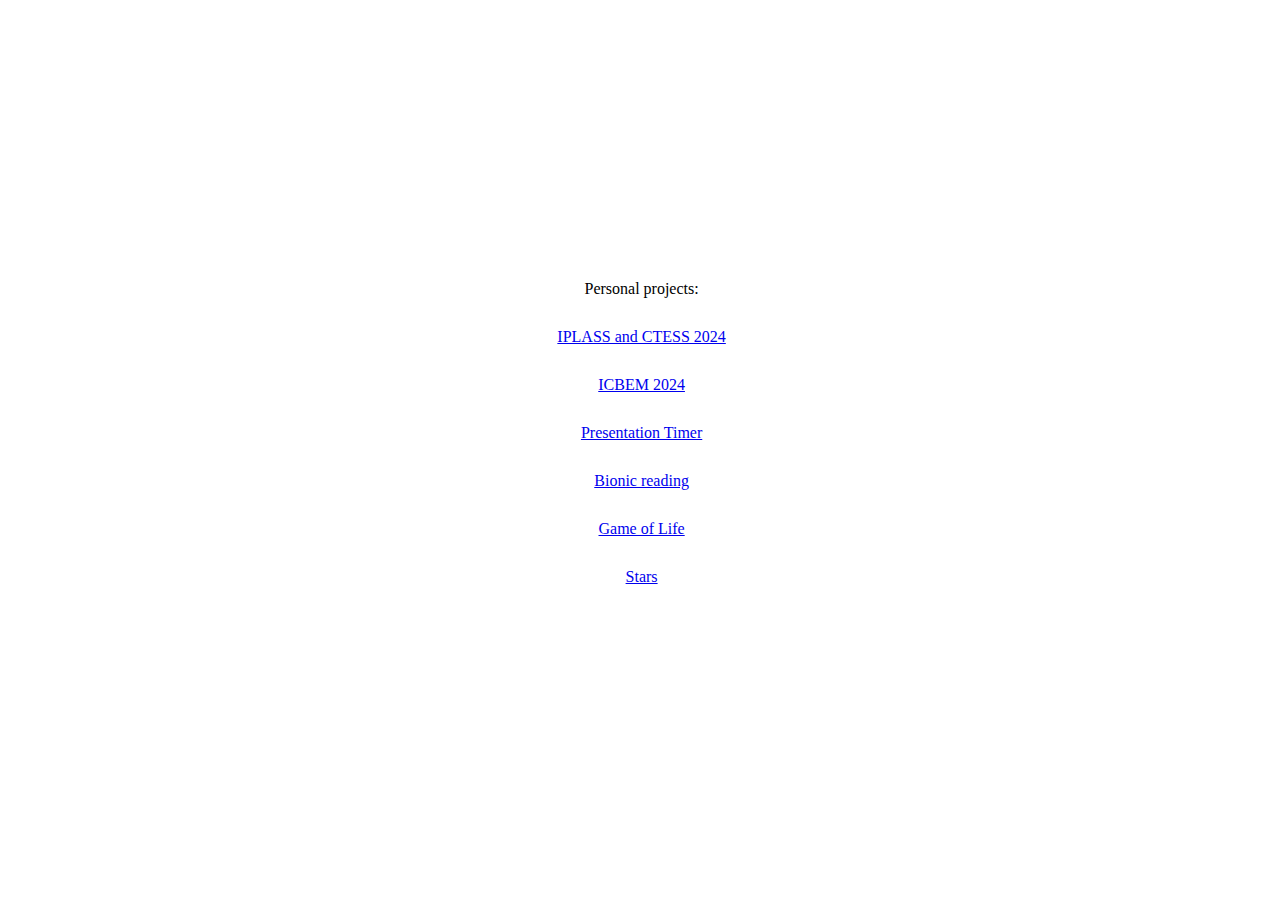
<file: projects.html>
<!DOCTYPE html>
<html>
<head>
<title>contact</title>
<style>
body {top: 0; left: 0; width: 99%; height: 97%;
    position: absolute; display: table;
    font-family: 'Times New Roman', Times, serif;
    }
  p {display: table-cell; vertical-align: middle; text-align: center;
     line-height: 1.5;}


</style>
</head>


<p>
Personal projects:<br><br>
<a href="Projects/IPLASSandCTESS/index.html">IPLASS and CTESS 2024</a><br><br>
<a href="Projects/ICBEM/index.html">ICBEM 2024</a><br><br>

<a href="Projects/PresentationTimer/index.html">Presentation Timer</a><br><br>
<a href="Projects/fastReading/index.html">Bionic reading</a><br><br>
<a href="Projects/GameOfLife/index.html">Game of Life</a><br><br>
<a href="Projects/Stars/index.html">Stars</a><br><br>
</p>
</body>
</html>
</file>
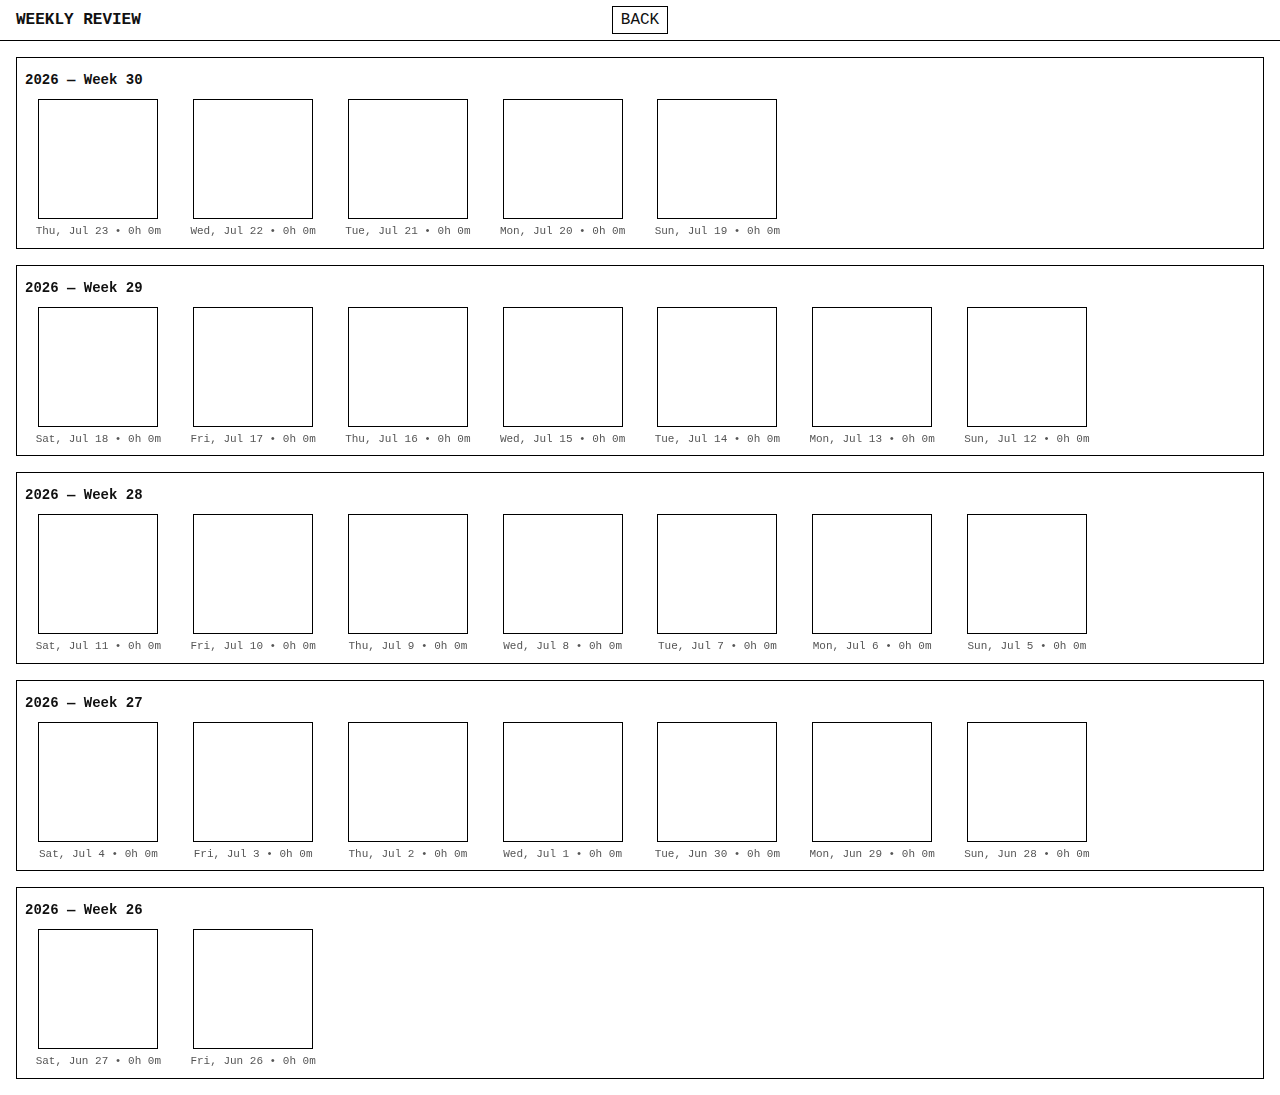
<file: Projects/CakeTimer/review.html>
<!doctype html>
<html lang="en">
<head>
  <meta charset="utf-8" />
  <meta name="viewport" content="width=device-width, initial-scale=1" />
  <title>Weekly Review — Minimal</title>
  <link rel="stylesheet" href="css/styles.css" />
</head>
<body>
  <header class="topbar">
    <h1>WEEKLY REVIEW</h1>
    <nav>
      <a class="link" href="index.html">BACK</a>
    </nav>
  </header>

  <main class="review-layout">
    <section id="weeks" class="weeks"></section>
  </main>

  <script src="js/review.js"></script>
</body>
</html>
</file>
<file: Projects/CakeTimer/css/styles.css>
/* Minimalist wire-frame: black/white UI, green only for cake. */
:root {
  /* LIGHT THEME */
  --bg: #ffffff;
  --fg: #111111;
  --muted: #555555;
  --accent: #16a34a;     /* green for cake + run flag */
  --ring-bg: #ffffff;    /* canvas bg */
  --progress: #e5e7e0;   /* day progress (gray) #e5e7e0 */
  --border: #000000;

  /* Unified line thickness across the app (rectangles, buttons, etc.) */
  --line: 1.5px;
}

/* DARK THEME */
:root.dark {
  --bg: #000000;
  --fg: #eeeeee;
  --muted: #a3a3a3;
  --accent: #22c55e;
  --ring-bg: #000000;
  --progress: #efefef; /* day progress (dark gray) ##313342 */
  --border: #e5e5e5;

  --line: 1.1px;
}

* { box-sizing: border-box; }
html, body { height: 100%; }
body {
  margin: 0;
  font: 16px/1.5 ui-monospace, SFMono-Regular, Menlo, Monaco, Consolas, "Liberation Mono", "Courier New", monospace;
  color: var(--fg);
  background: var(--bg);
}

/* --- Topbar layout: three columns, centered quickbar --- */
.topbar {
  display: grid;
  grid-template-columns: 1fr auto 1fr;
  align-items: center;
  gap: 12px;
  padding: 8px 16px;
  border-bottom: var(--line) solid var(--border);
}
.topbar .left { justify-self: start; }
.topbar h1 { margin: 0; font-size: 16px; }

.topbar-right {
  justify-self: end;
  display: flex; align-items: center; gap: 8px; flex-wrap: wrap;
}
.topbar .link, .topbar button {
  color: var(--fg);
  background: none;
  border: var(--line) solid var(--border);
  padding: 4px 8px;
  text-decoration: none;
  cursor: pointer;
}

/* Center quickbar */
.quickbar {
  justify-self: center;
  display: flex; align-items: center; gap: 16px; flex-wrap: wrap;
}
.kv { display: flex; flex-direction: column; align-items: center; min-width: 120px; }
.kv .k { font-size: 10px; letter-spacing: .08em; color: var(--muted); text-transform: uppercase; }
.kv .v { font-size: 14px; font-weight: 700; }
.mono { font-variant-numeric: tabular-nums; }

/* Accent helpers */
.pill { color: var(--accent); font-weight: 800; letter-spacing: .03em; }
.accent { color: var(--accent); }

/* --- Main layout --- */
.layout {
  display: grid;
  grid-template-columns: 1fr 320px;
  gap: 16px;
  padding: 16px;
}
@media (max-width: 900px) { .layout { grid-template-columns: 1fr; } }

.dial-section { display: grid; place-items: center; }
canvas#dial {
  width: min(90%, 90vmin);
  height: auto;
  aspect-ratio: 1/1;
  background: var(--ring-bg);
  border: none; /* timer rectangle border removed */
}

/* Side controls */
.controls {
  border: var(--line) solid var(--border);
  padding: 12px;
}
.control-row { display: flex; align-items: center; gap: 8px; margin-bottom: 8px; }
.controls button { background: none; color: var(--fg); border: var(--line) solid var(--border); padding: 6px 10px; cursor: pointer; }
.goal-label { margin-right: 12px; }
.status { color: var(--muted); margin: 6px 0 8px 0; }

/* Badges & tags */
.heading { font-weight: 700; margin: 10px 0 4px; font-size: 12px; letter-spacing: .04em; }
.subheading { color: var(--muted); font-size: 12px; margin: 8px 0 2px; }
.mono-line { font-size: 13px; }
.hint { color: var(--muted); font-size: 12px; margin: 8px 0 0 0; }
.welcome { border: var(--line) dashed var(--border); padding: 4px 6px; display: inline-block; margin-bottom: 6px; }

.badges-row { display: flex; flex-wrap: wrap; gap: 6px; }
.badge-pill { border: var(--line) solid var(--border); padding: 2px 6px; font-size: 12px; }

.tags-list { list-style: none; padding: 0; margin: 0; }
.tags-list li { display: flex; justify-content: space-between; border-bottom: var(--line) dotted var(--border); padding: 2px 0; }
.tags-list .label { max-width: 65%; overflow: hidden; text-overflow: ellipsis; white-space: nowrap; }
.tags-list .time { color: var(--muted); }

/* Tooltip */
.tooltip {
  position: fixed; pointer-events: none; background: #000; color: #fff;
  padding: 4px 6px; border: var(--line) solid var(--border); font-size: 12px; z-index: 99;
  transform: translate(8px, 8px);
}
:root.dark .tooltip { background: #111; color: #eee; }

/* Canvas cursors */
canvas.dragging { cursor: grabbing !important; }
canvas.edge-resize { cursor: grab; }
canvas.segment-hover { cursor: default; }

/* Weekly review minimal (unchanged) */
.review-layout { padding: 16px; }
.weeks { display: grid; gap: 16px; }
.week { border: var(--line) solid var(--border); padding: 8px; }
.week h2 { margin: 4px 0 8px 0; font-size: 14px; color: var(--fg); }
.grid { display: grid; grid-template-columns: repeat(auto-fill, minmax(140px, 1fr)); gap: 8px; }
.daycell { display: grid; justify-items: center; gap: 4px; }
.daycell canvas { width: 120px; height: 120px; border: var(--line) solid var(--border); background: var(--ring-bg); }
.daycell .label { font-size: 11px; color: var(--muted); }


/* --- TODO panel --- */
.heading-row {
  display: flex;
  align-items: center;
  justify-content: space-between;
  gap: 8px;
  margin-top: 10px;
}
.add-btn {
  background: none;
  color: var(--fg);
  border: var(--line) solid var(--border);
  padding: 4px 8px;
  cursor: pointer;
}

.todo-list {
  list-style: none;
  margin: 6px 0 0 0;
  padding: 0;
  display: grid;
  gap: 4px;
}
.todo-item {
  display: grid;
  grid-template-columns: 18px 1fr;
  align-items: center;
  gap: 8px;
  border-bottom: var(--line) dotted var(--border);
  padding: 2px 0 4px 0;
}
.todo-item input[type="checkbox"] {
  width: 16px; height: 16px;
  margin: 0;
  accent-color: var(--accent);
  cursor: pointer;
}
.todo-text {
  overflow: hidden;
  text-overflow: ellipsis;
  white-space: nowrap;
}
.todo-done .todo-text {
  color: var(--muted);
  opacity: 0.6;
}

/* Click-to-rename affordances */
.todo-text,
.tags-list .label {
  cursor: pointer;
}
</file>
<file: Projects/fastReading/style.css>
body {
  margin: 0;
  font-family: Arial, sans-serif;
  font-size: 16px;
  line-height: 1.5;
  transition: background-color 0.5s ease;
  background-color: #fff;
  color: #333;
}

body.dark-mode {
  background-color: #333;
  color: #fff;
}

header {
  background-color: #24292e;
  color: #fff;
  padding: 10px;
  display: flex;
  align-items: center;
  justify-content: space-between;
}



h1 {
  margin: 0;
}

main {
  max-width: 600px;
  margin: 0 auto;
  padding: 20px;
}

textarea {
  width: 100%;
  padding: 10px;
  box-sizing: border-box;
  margin-bottom: 10px;
  background-color: #f2f2f2;
  color: #000;
  border-radius: 5px;
  border: none;
}


button {
  background-color: #24292e;
  color: #fff;
  border: none;
  padding: 10px;
  cursor: pointer;
  margin-bottom: 10px;
}

button:hover {
  background-color: #1a1e21;
}

#output-text {
  font-size: 18px;
  line-height: 1.5;
  padding: 10px;
  border-radius: 5px;
}

.switch {
  position: relative;
  display: inline-block;
  width: 60px;
  height: 34px;
  margin: 0 10px;
}

.switch input { 
  opacity: 0;
  width: 0;
  height: 0;
}

.slider {
  position: absolute;
  cursor: pointer;
  top: 0;
  left: 0;
  right: 0;
  bottom: 0;
  background-color: #ccc;
  transition: 0.4s;
  border-radius: 34px;
}

.slider:before {
  position: absolute;
  content: "";
  height: 26px;
  width: 26px;
  left: 4px;
  bottom: 4px;
  background-color: #fff;
  transition: 0.4s;
  border-radius: 50%;
}

input:checked + .slider {
  background-color: #2196F3;
}

input:focus + .slider {
  box-shadow: 0 0 1px #2196F3;
}

input:checked + .slider:before {
  transform: translateX(26px);
}

.dark-mode input:checked + .slider {
  background-color: #333;
}

.dark-mode input:checked + .slider:before {
  background-color: #ccc;
}

.dark-mode input:focus + .slider {
  box-shadow: 0 0 1px #ccc;
}

body.dark-mode input {
  background-color: #222;
  color: #fff;
}

body.dark-mode textarea {
  background-color: #222;
  color: #fff;
}
.slider:before {
  position: absolute;
  content: "\2600"; /* Unicode for sun emoji */
  height: 26px;
  width: 26px;
  left: 4px;
  bottom: 4px;
  background-color: #fff;
  transition: 0.4s;
  border-radius: 50%;
  content: "\2600";
  font-size: 18px;
  text-align: center;
  line-height: 26px;
  color: #333; /* Color of the sun emoji */
}

.github-logo {
  height: 32px;
  width: 32px;
}

.header-left {
  float: left;
}

.header-center {
  text-align: center;
}

.header-right {
  float: right;
}
#output-text {
  background-color: #f2f2f2;
  border-radius: 5px;
  padding: 10px;
}

body.dark-mode #output-text {
  background-color: #222;
  color: #fff;
}
</file>
